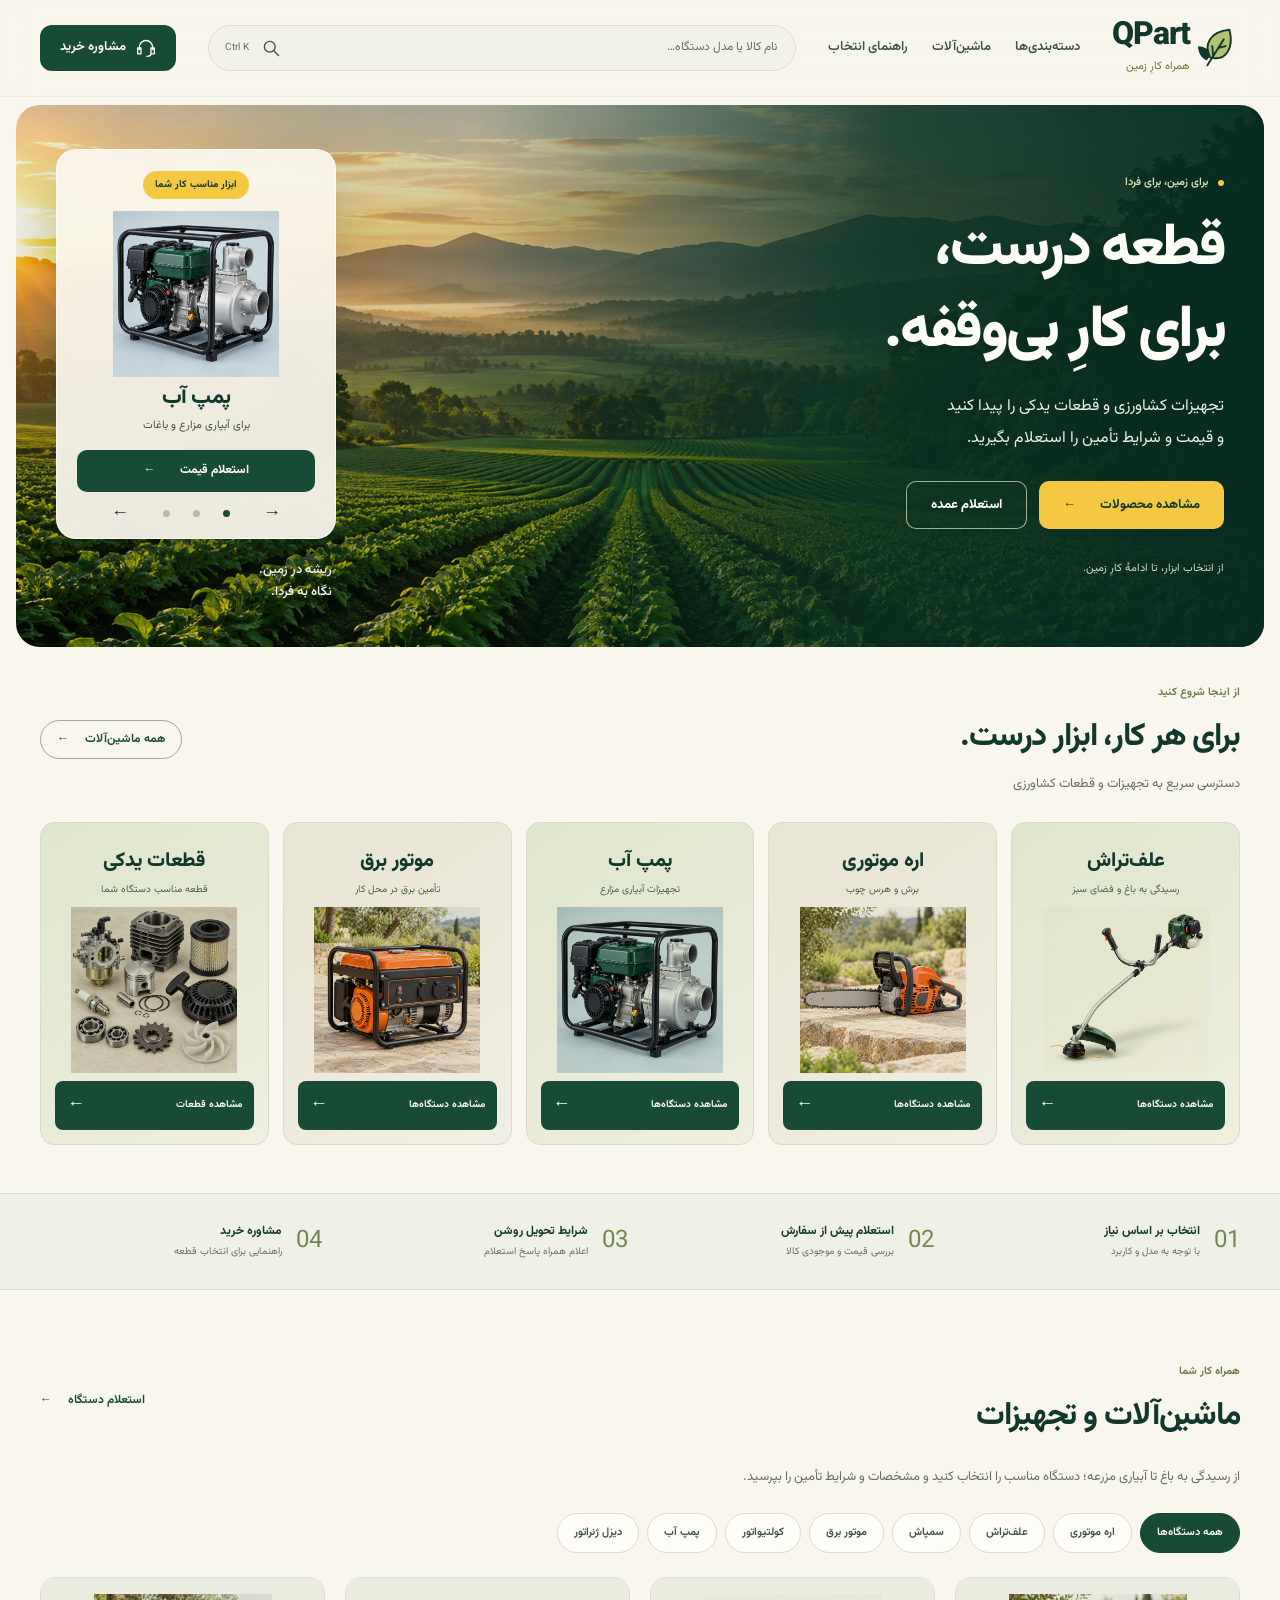
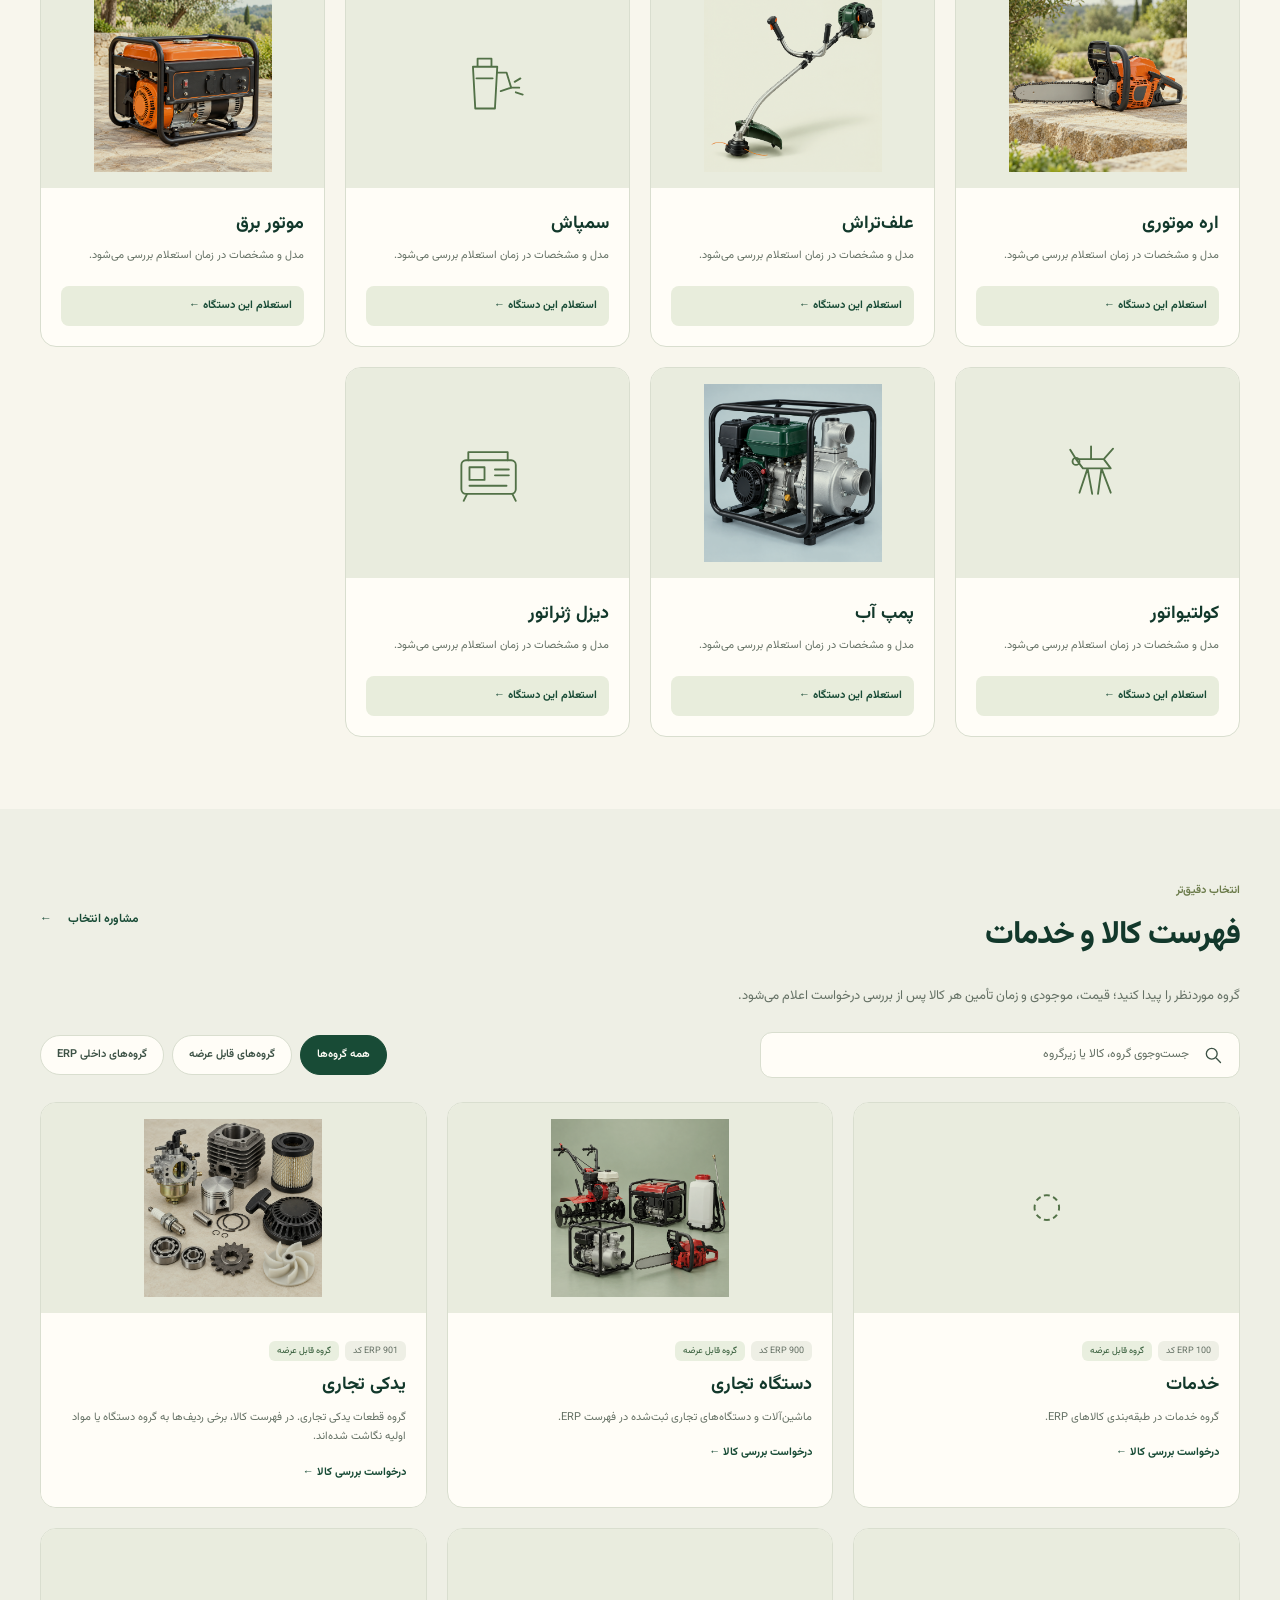
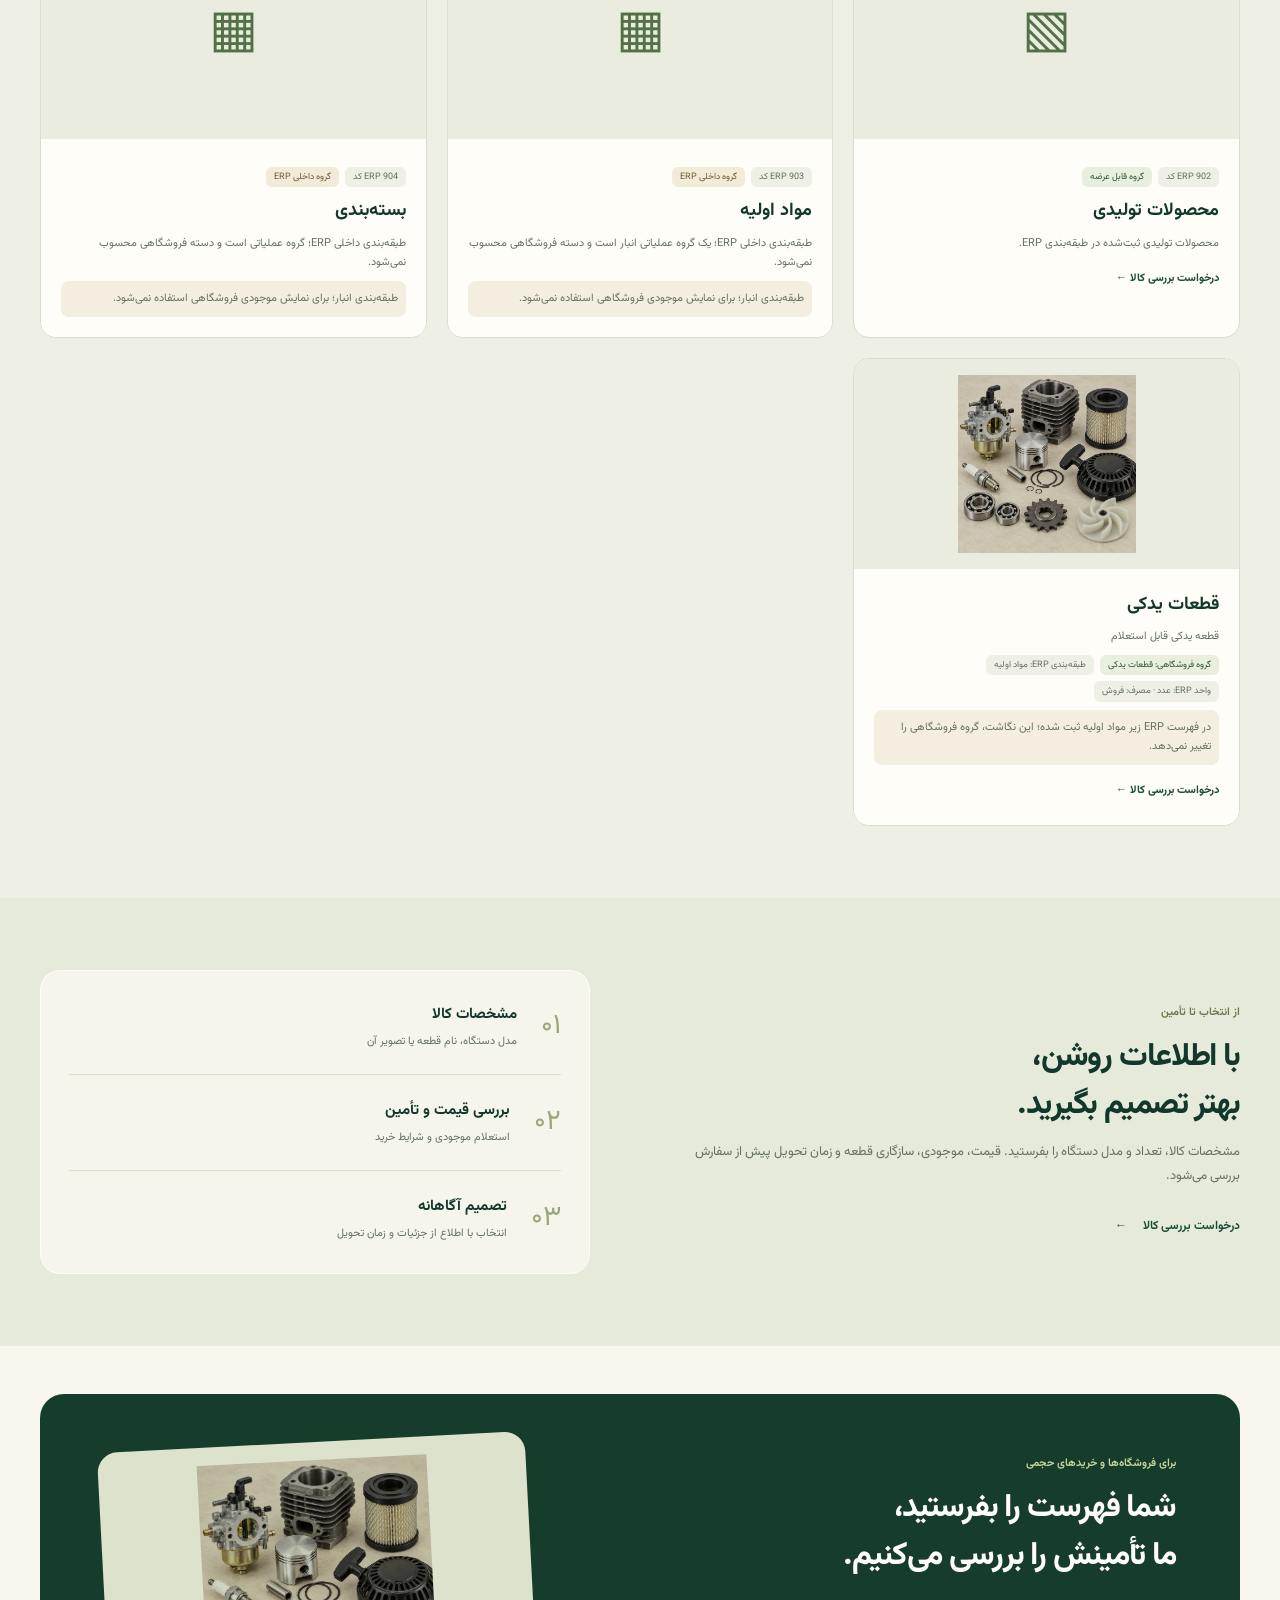
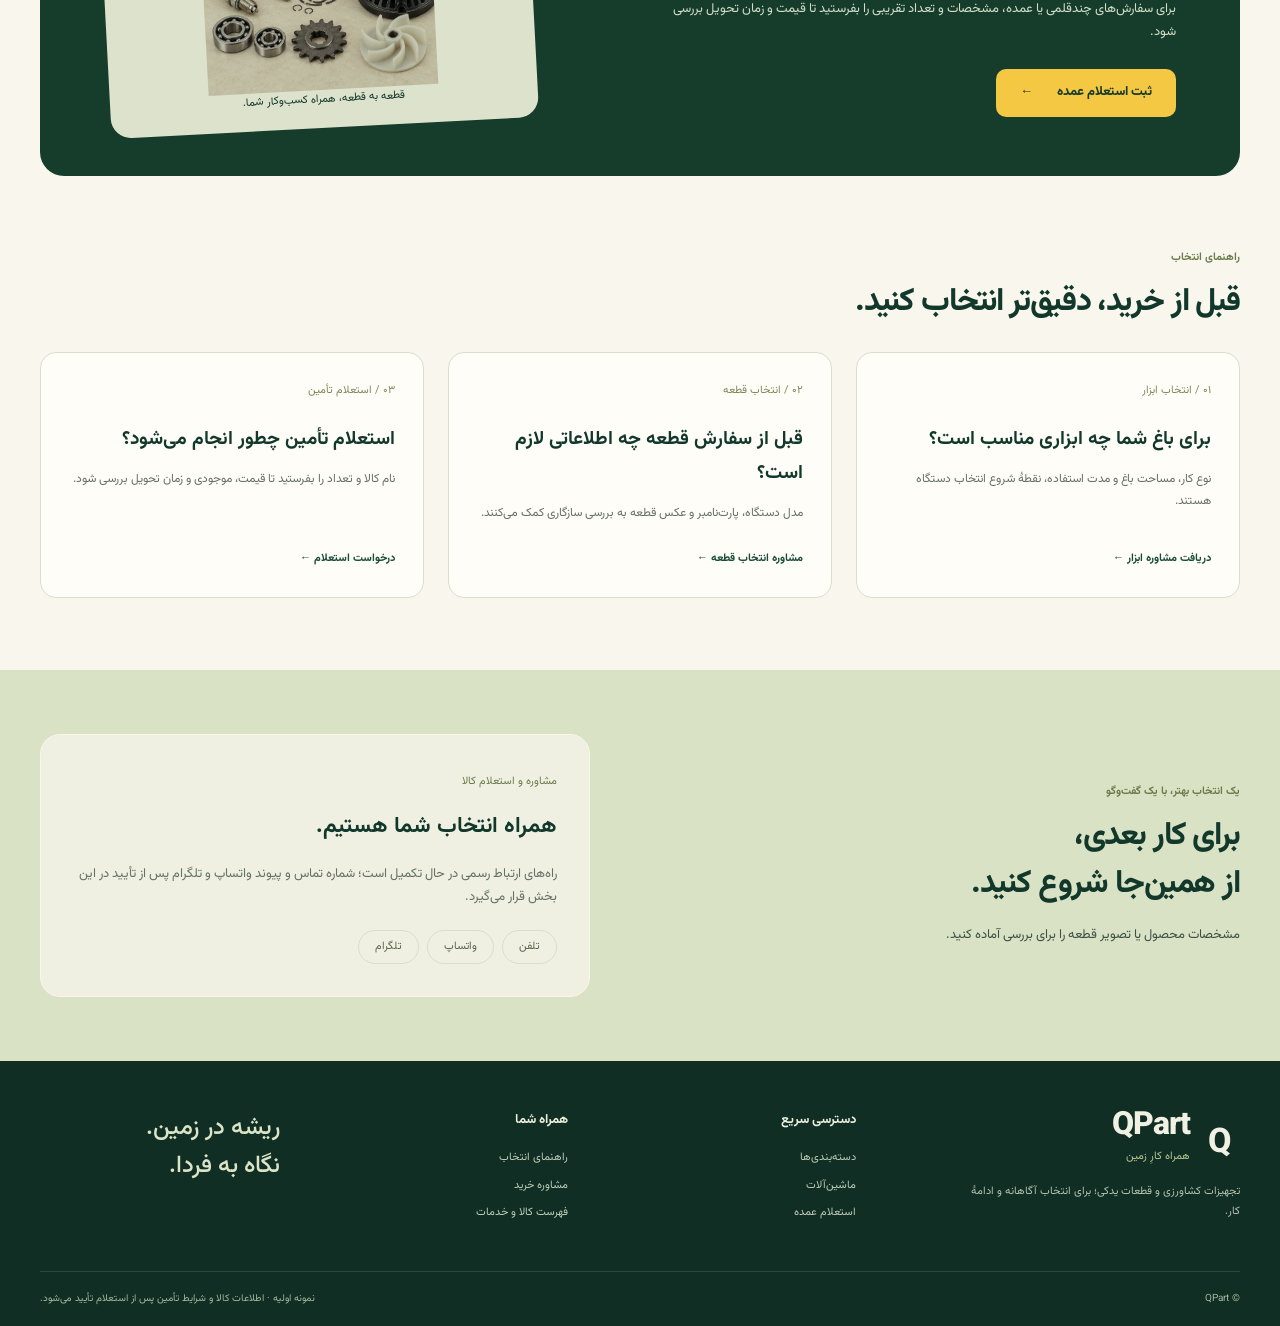
<file: index.html>
<!doctype html>
<html lang="fa" dir="rtl">
  <head>
    <meta charset="utf-8">
    <meta http-equiv="refresh" content="0; url=Website%20Design/prototype/index.html">
    <meta name="viewport" content="width=device-width, initial-scale=1">
    <title>QPart</title>
  </head>
  <body>
    <p>در حال انتقال به صفحه اصلی QPart…</p>
    <p><a href="Website%20Design/prototype/index.html">ورود به سایت</a></p>
    <script>window.location.replace('Website%20Design/prototype/index.html');</script>
  </body>
</html>
</file>
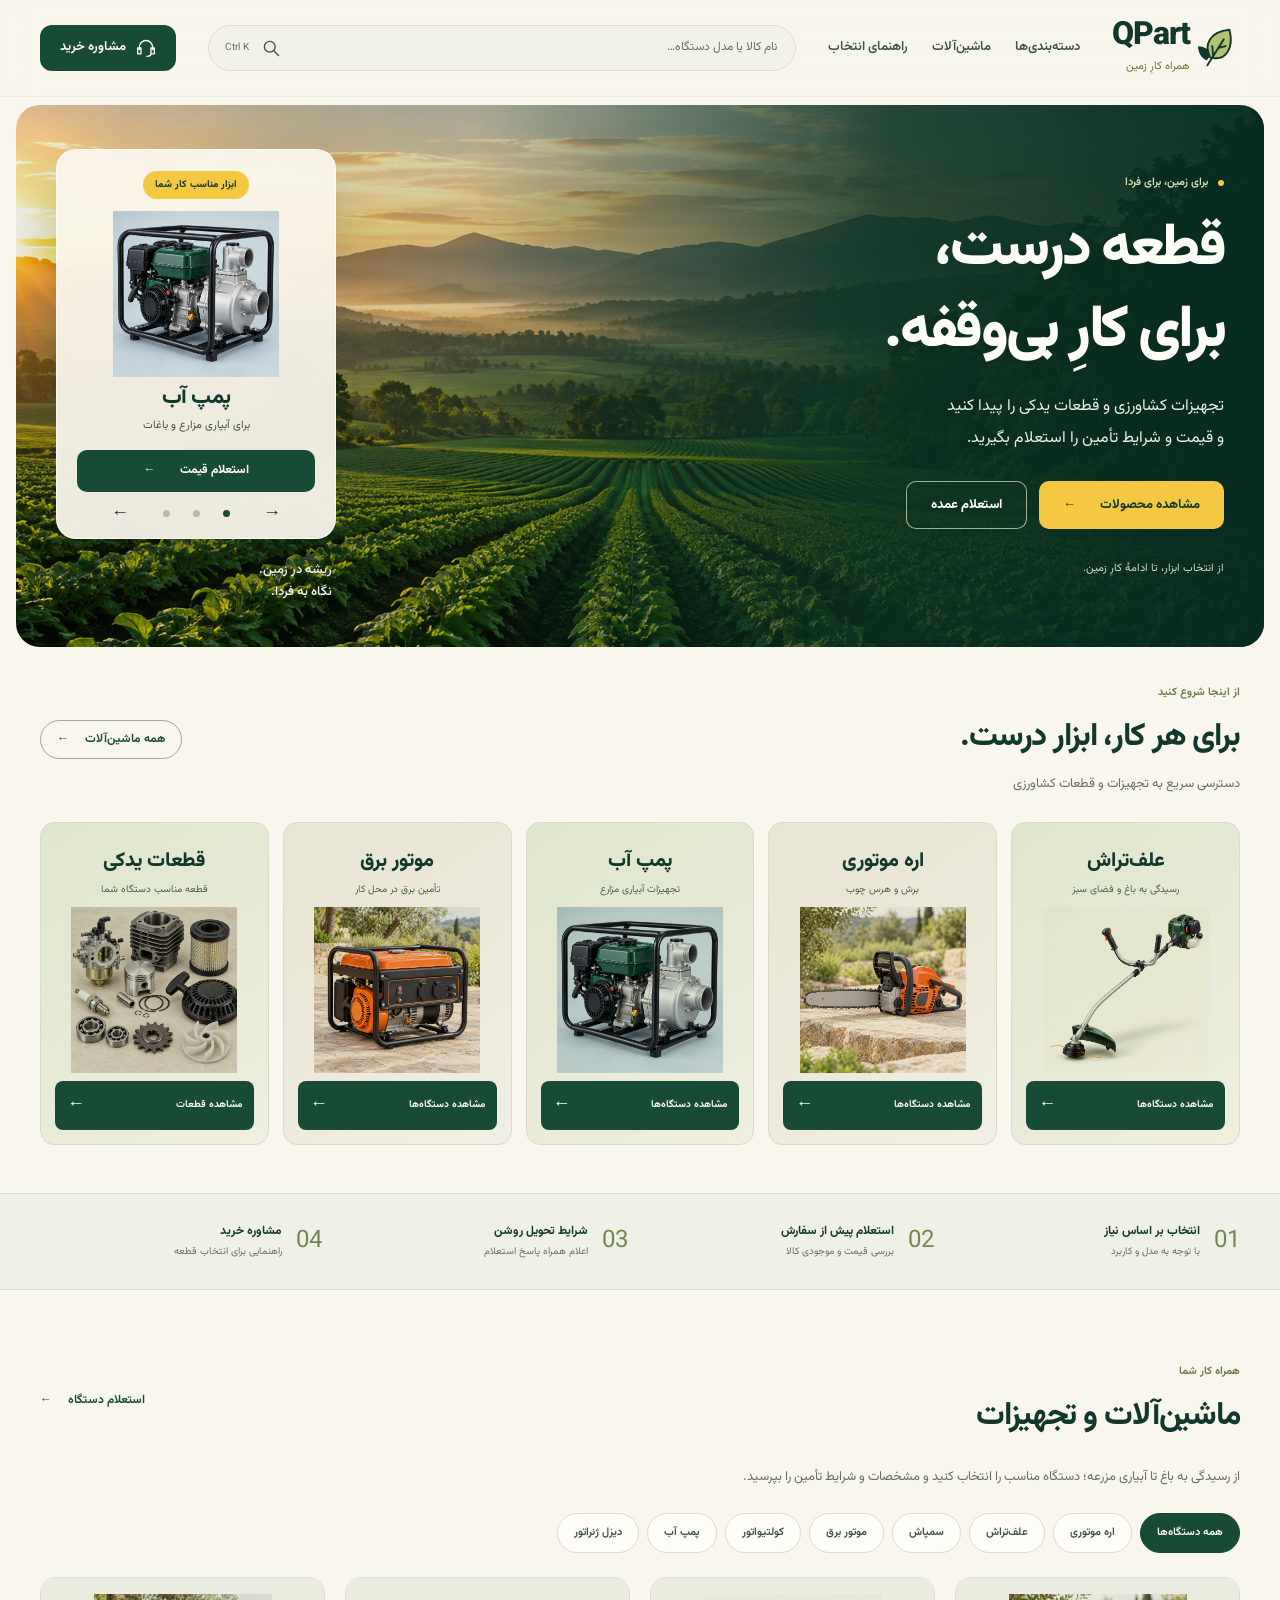
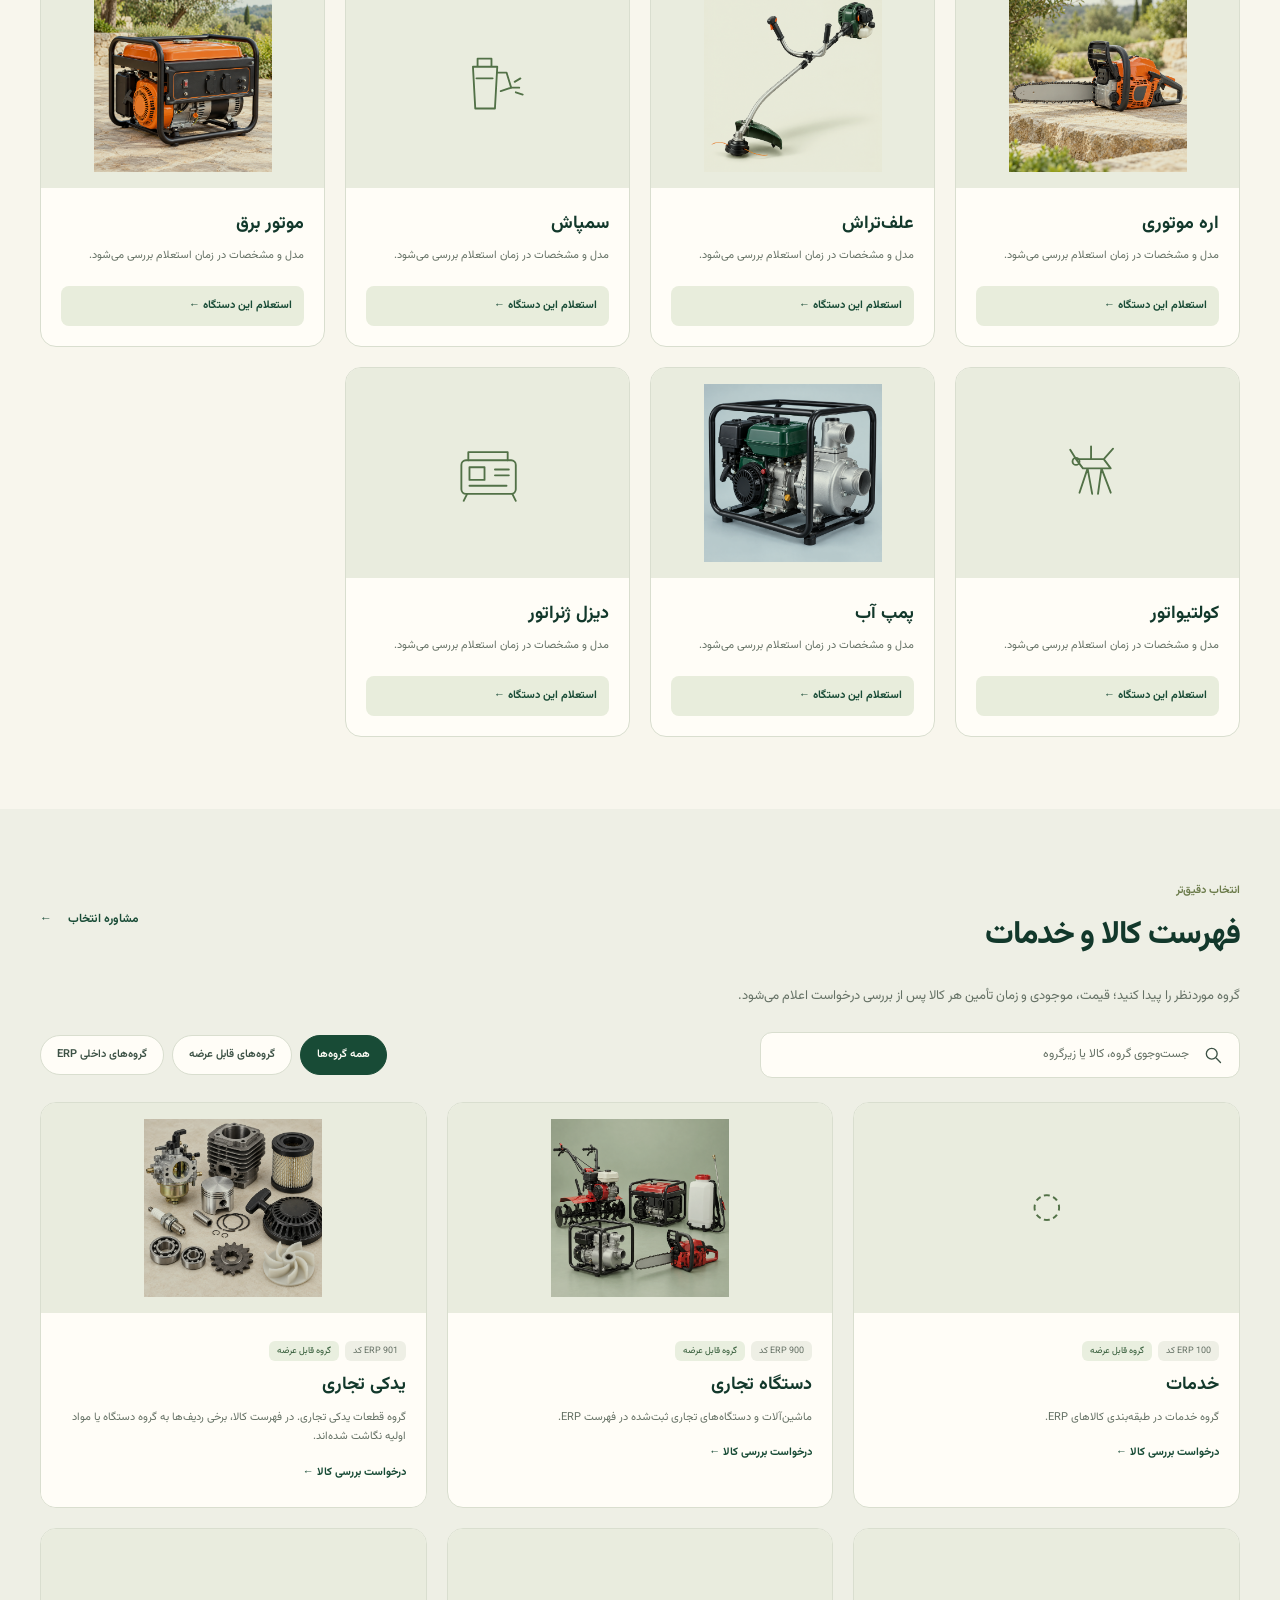
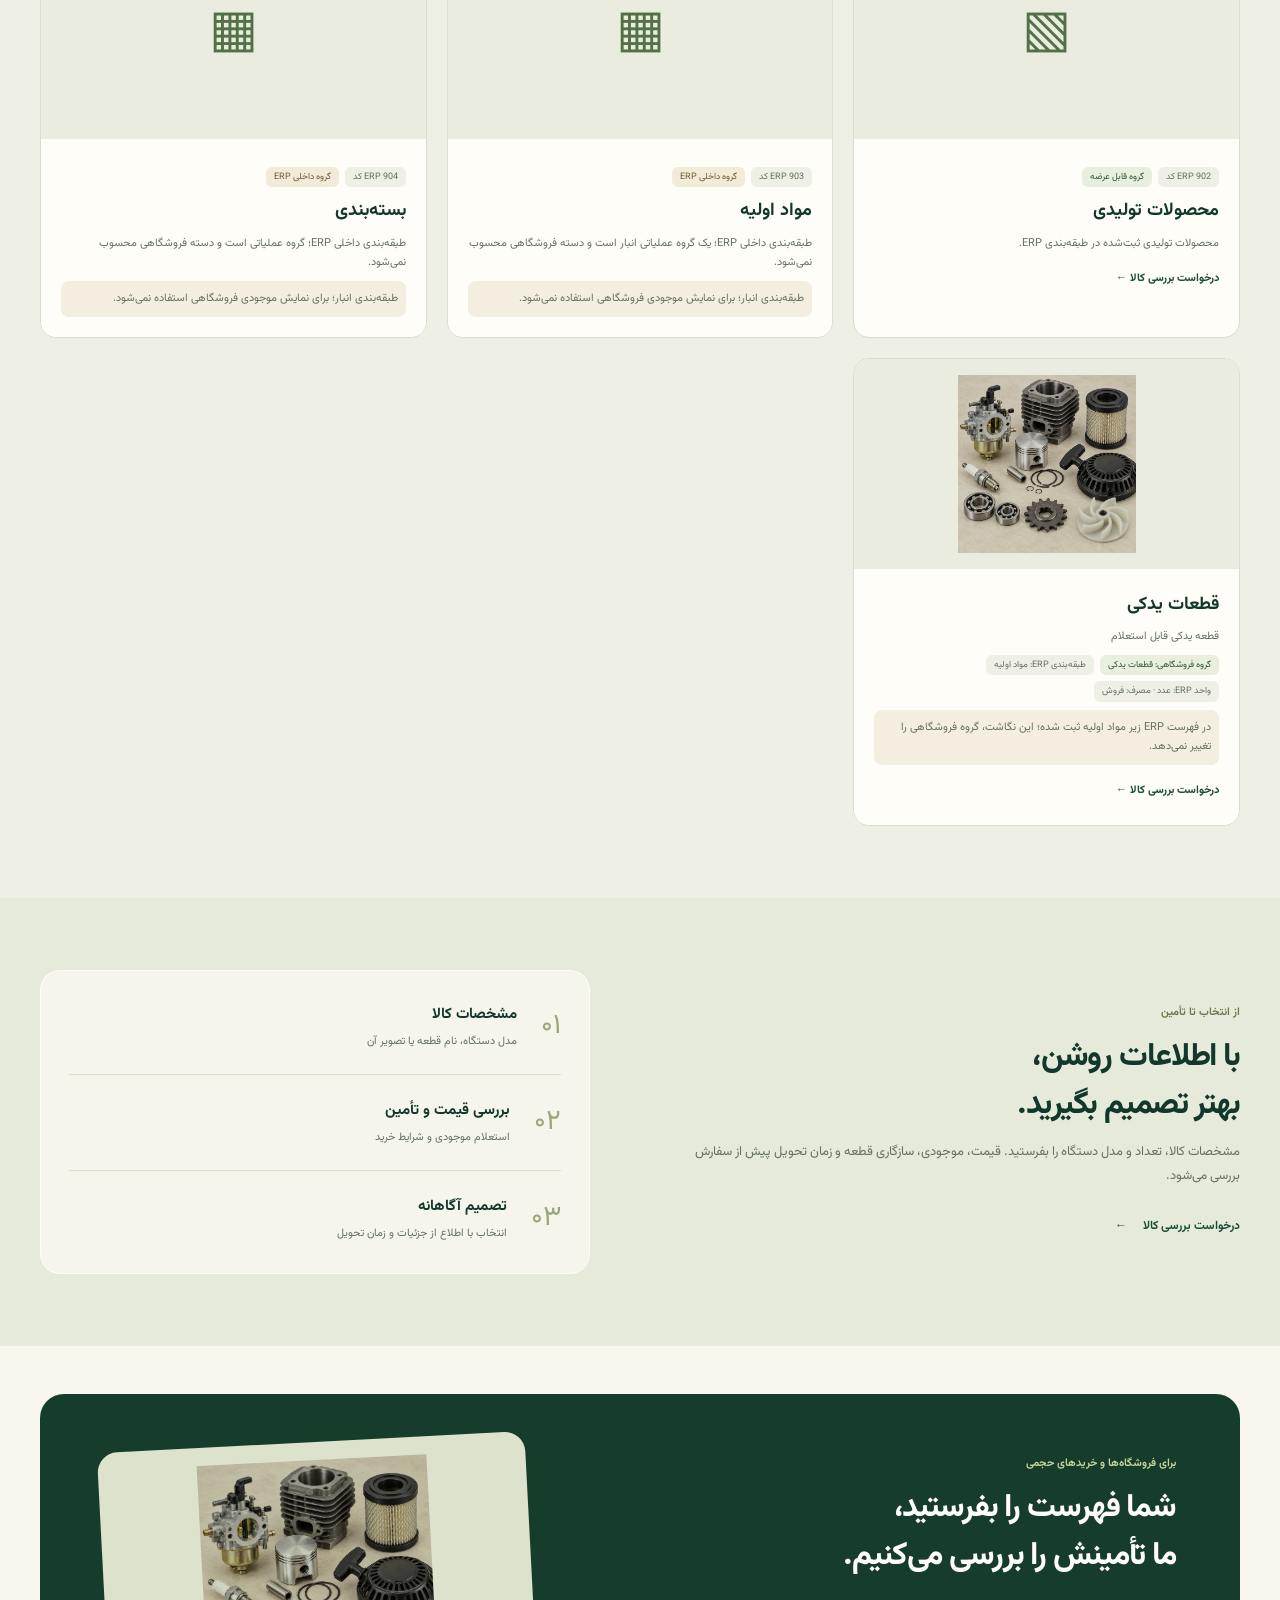
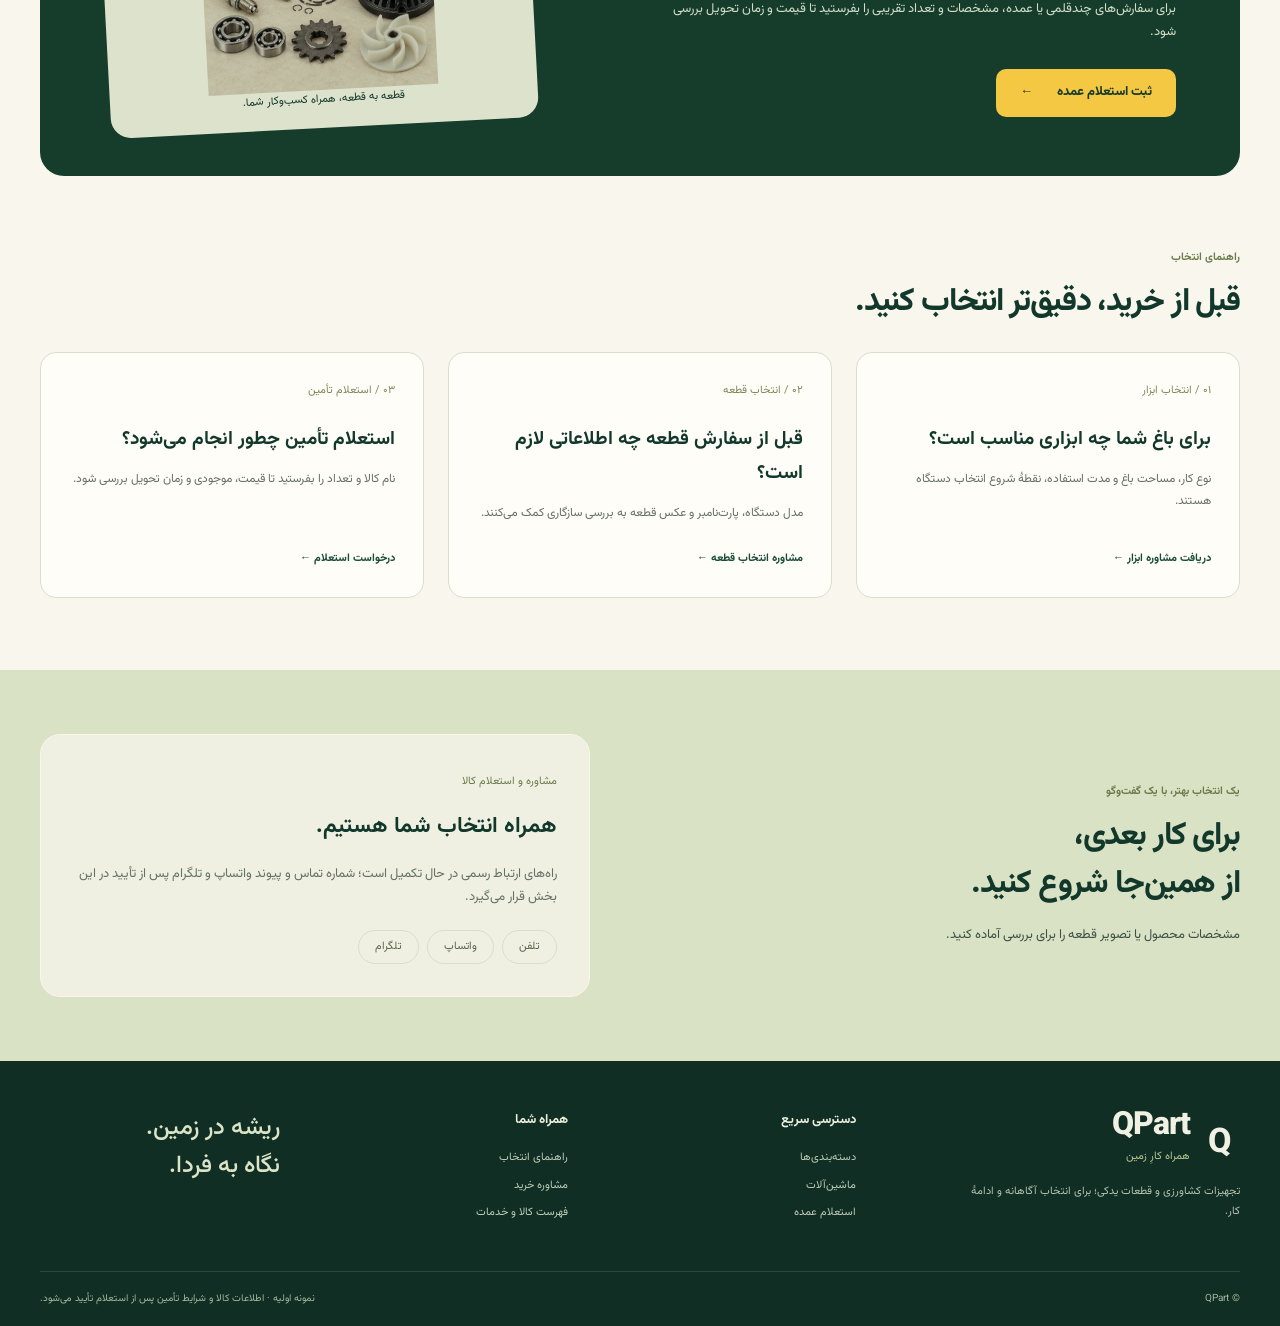
<file: Website Design/prototype/index.html>
<!doctype html>
<html lang="fa" dir="rtl">
<head>
  <meta charset="utf-8" />
  <meta name="viewport" content="width=device-width, initial-scale=1" />
  <title>QPart | تجهیزات و قطعات کشاورزی</title>
  <meta name="description" content="تجهیزات کشاورزی و قطعات یدکی را در QPart پیدا کنید و قیمت و شرایط تأمین را استعلام بگیرید." />
  <link rel="icon" type="image/svg+xml" href="assets/favicon.svg" />
  <link rel="preload" as="image" href="assets/hero-farmland-v3.png" />
  <link rel="preload" as="font" href="assets/Vazirmatn.woff2" type="font/woff2" crossorigin />
  <link rel="stylesheet" href="styles.css" />
</head>
<body>
  <a class="skip-link" href="#categories">رفتن به محصولات</a>
  <header class="site-header">
    <div class="container header-inner">
      <a class="brand" href="#top" aria-label="QPart صفحه اصلی">
        <span class="brand-mark" aria-hidden="true"><svg viewBox="0 0 48 48" fill="none"><path d="M37 5C16 7 10 21 17 34c16 4 25-9 20-29Z" fill="#b3c26e" stroke="currentColor" stroke-width="2"/><path d="M14 42 31 15M20 32l-1-10m6 2 8-2" stroke="currentColor" stroke-width="2" stroke-linecap="round"/><path d="M13 36C5 32 5 23 5 23c9 1 14 6 8 13Z" fill="currentColor"/></svg></span>
        <span><strong dir="ltr">QPart</strong><small>همراه کارِ زمین</small></span>
      </a>
      <nav class="desktop-nav" aria-label="ناوبری اصلی"><a href="#categories">دسته‌بندی‌ها</a><a href="#machinery-browser">ماشین‌آلات</a><a href="#guides">راهنمای انتخاب</a></nav>
      <label class="search-box"><span class="sr-only">جست‌وجوی محصول</span><input id="site-search" type="search" placeholder="نام کالا یا مدل دستگاه…" aria-label="جست‌وجو در فهرست کالاها" /><svg class="search-icon" viewBox="0 0 24 24" aria-hidden="true"><circle cx="10.5" cy="10.5" r="6.5"/><path d="m16 16 5 5"/></svg><kbd>Ctrl K</kbd></label>
      <a class="nav-contact" href="#contact"><svg viewBox="0 0 24 24" aria-hidden="true"><path d="M4 14v-3a8 8 0 0 1 16 0v3M4 12H2v7h4v-7H4Zm16 0h2v7h-4v-7h2ZM18 19c0 2-2 3-5 3"/></svg>مشاوره خرید</a>
      <button class="menu-button" type="button" aria-label="بازکردن منو" aria-expanded="false" aria-controls="mobile-nav"><svg viewBox="0 0 24 24" aria-hidden="true"><path d="M4 6h16M4 12h16M4 18h16"/></svg></button>
    </div>
    <nav class="mobile-nav" id="mobile-nav" aria-label="ناوبری موبایل" hidden><a href="#categories">دسته‌بندی‌ها</a><a href="#machinery-browser">ماشین‌آلات</a><a href="#guides">راهنمای انتخاب</a><a href="#contact">مشاوره خرید</a></nav>
  </header>
  <main id="top">
    <section class="hero" aria-labelledby="hero-title">
      <div class="container hero-grid">
        <div class="hero-copy">
          <p class="eyebrow"><span class="eyebrow-dot"></span> برای زمین، برای فردا</p>
          <h1 id="hero-title">قطعه درست،<br />برای کارِ <em>بی‌وقفه.</em></h1>
          <p class="hero-text">تجهیزات کشاورزی و قطعات یدکی را پیدا کنید<br class="desktop-break" /> و قیمت و شرایط تأمین را استعلام بگیرید.</p>
          <div class="hero-actions"><a class="button button-primary" href="#categories">مشاهده محصولات <span aria-hidden="true">←</span></a><a class="button button-secondary" href="#bulk">استعلام عمده</a></div>
          <p class="hero-signature">از انتخاب ابزار، تا ادامهٔ کارِ زمین.</p>
        </div>
        <div class="hero-visual">
          <article class="hero-product" aria-label="معرفی گروه‌های تجهیزات">
            <span class="hero-product-label">ابزار مناسب کار شما</span>
            <img id="hero-product-image" src="assets/product-water-pump.png" width="1254" height="1254" alt="تصویر نمونه پمپ آب" fetchpriority="high" />
            <div class="hero-product-info" aria-live="polite" aria-atomic="true"><h2 id="hero-product-name">پمپ آب</h2><p id="hero-product-description">برای آبیاری مزارع و باغات</p></div>
            <a class="button button-green" href="#contact">استعلام قیمت <span aria-hidden="true">←</span></a>
            <div class="hero-product-controls"><button type="button" data-hero-step="-1" aria-label="گروه قبلی">→</button><div class="hero-product-dots" role="group" aria-label="انتخاب گروه تجهیزات"><button type="button" data-hero-index="0" aria-label="پمپ آب" aria-pressed="true"></button><button type="button" data-hero-index="1" aria-label="اره موتوری" aria-pressed="false"></button><button type="button" data-hero-index="2" aria-label="علف‌تراش" aria-pressed="false"></button></div><button type="button" data-hero-step="1" aria-label="گروه بعدی">←</button></div>
          </article>
          <p class="landscape-caption">ریشه در زمین.<br />نگاه به فردا.</p>
        </div>
      </div>
    </section>
    <section class="section category-section" id="categories" aria-labelledby="categories-title">
      <div class="container">
        <div class="section-heading"><div><p class="eyebrow">از اینجا شروع کنید</p><h2 id="categories-title">برای هر کار، ابزار درست.</h2><p class="section-text">دسترسی سریع به تجهیزات و قطعات کشاورزی</p></div><a class="text-link link-outline" href="#machinery-browser">همه ماشین‌آلات <span aria-hidden="true">←</span></a></div>
        <div class="category-grid">
          <a class="category-card" href="#machinery-browser" data-machine-shortcut="brush-cutter"><div class="category-copy"><h3>علف‌تراش</h3><p>رسیدگی به باغ و فضای سبز</p></div><img src="assets/product-brush-cutter.png" alt="تصویر نمونه علف‌تراش" loading="lazy" width="1254" height="1254" /><span class="category-action">مشاهده دستگاه‌ها <span aria-hidden="true">←</span></span></a>
          <a class="category-card" href="#machinery-browser" data-machine-shortcut="chainsaw"><div class="category-copy"><h3>اره موتوری</h3><p>برش و هرس چوب</p></div><img src="assets/product-chainsaw-v3.png" alt="تصویر نمونه اره موتوری" loading="lazy" width="1254" height="1254" /><span class="category-action">مشاهده دستگاه‌ها <span aria-hidden="true">←</span></span></a>
          <a class="category-card" href="#machinery-browser" data-machine-shortcut="water-pump"><div class="category-copy"><h3>پمپ آب</h3><p>تجهیزات آبیاری مزارع</p></div><img src="assets/product-water-pump.png" alt="تصویر نمونه پمپ آب" loading="lazy" width="1254" height="1254" /><span class="category-action">مشاهده دستگاه‌ها <span aria-hidden="true">←</span></span></a>
          <a class="category-card" href="#machinery-browser" data-machine-shortcut="generator"><div class="category-copy"><h3>موتور برق</h3><p>تأمین برق در محل کار</p></div><img src="assets/product-generator-v3.png" alt="تصویر نمونه موتور برق" loading="lazy" width="1254" height="1254" /><span class="category-action">مشاهده دستگاه‌ها <span aria-hidden="true">←</span></span></a>
          <a class="category-card" href="#catalog" data-spares-shortcut><div class="category-copy"><h3>قطعات یدکی</h3><p>قطعه مناسب دستگاه شما</p></div><img src="assets/category-spares.png" alt="تصویر نمونه قطعات یدکی" loading="lazy" width="1254" height="1254" /><span class="category-action">مشاهده قطعات <span aria-hidden="true">←</span></span></a>
        </div>
      </div>
    </section>
    <section class="trust-strip" aria-label="خدمات QPart"><div class="container trust-grid">
      <div class="trust-item"><span class="trust-icon" aria-hidden="true">01</span><span><b>انتخاب بر اساس نیاز</b><small>با توجه به مدل و کاربرد</small></span></div>
      <div class="trust-item"><span class="trust-icon" aria-hidden="true">02</span><span><b>استعلام پیش از سفارش</b><small>بررسی قیمت و موجودی کالا</small></span></div>
      <div class="trust-item"><span class="trust-icon" aria-hidden="true">03</span><span><b>شرایط تحویل روشن</b><small>اعلام همراه پاسخ استعلام</small></span></div>
      <div class="trust-item"><span class="trust-icon" aria-hidden="true">04</span><span><b>مشاوره خرید</b><small>راهنمایی برای انتخاب قطعه</small></span></div>
    </div></section>
    <section class="section" id="machinery-browser"><div class="container">
      <div class="section-heading"><div><p class="eyebrow">همراه کار شما</p><h2>ماشین‌آلات و تجهیزات</h2></div><a class="text-link" href="#contact">استعلام دستگاه <span aria-hidden="true">←</span></a></div>
      <p class="section-text">از رسیدگی به باغ تا آبیاری مزرعه؛ دستگاه مناسب را انتخاب کنید و مشخصات و شرایط تأمین را بپرسید.</p>
      <div class="machinery-browser"><div class="machinery-filters" role="group" aria-label="فیلتر ماشین‌آلات" id="machinery-filters"></div><div class="machinery-grid" id="machinery-grid" aria-live="polite"></div><p class="machinery-empty" id="machinery-empty" hidden>موردی با این جست‌وجو پیدا نشد.</p></div>
    </div></section>
    <section class="section section-muted" id="catalog"><div class="container">
      <div class="section-heading"><div><p class="eyebrow">انتخاب دقیق‌تر</p><h2>فهرست کالا و خدمات</h2></div><a class="text-link" href="#contact">مشاوره انتخاب <span aria-hidden="true">←</span></a></div>
      <p class="section-text">گروه موردنظر را پیدا کنید؛ قیمت، موجودی و زمان تأمین هر کالا پس از بررسی درخواست اعلام می‌شود.</p>
      <div class="catalog-controls"><label class="catalog-search"><span class="sr-only">جست‌وجو در دسته‌بندی‌ها</span><svg viewBox="0 0 24 24" aria-hidden="true"><circle cx="10.5" cy="10.5" r="6.5"/><path d="m16 16 5 5"/></svg><input id="catalog-search" type="search" placeholder="جست‌وجوی گروه، کالا یا زیرگروه" /></label><div class="catalog-tabs" role="group" aria-label="فیلتر نوع گروه"><button class="filter-chip is-active" type="button" data-catalog-filter="all" aria-pressed="true">همه گروه‌ها</button><button class="filter-chip" type="button" data-catalog-filter="customer" aria-pressed="false">گروه‌های قابل عرضه</button><button class="filter-chip" type="button" data-catalog-filter="internal" aria-pressed="false">گروه‌های داخلی ERP</button></div></div>
      <div class="erp-catalog" id="erp-catalog" aria-live="polite"></div><p class="catalog-empty" id="catalog-empty" hidden>موردی با این جست‌وجو پیدا نشد.</p>
    </div></section>
    <section class="section supply-section"><div class="container supply-grid">
      <div><p class="eyebrow">از انتخاب تا تأمین</p><h2>با اطلاعات روشن،<br />بهتر تصمیم بگیرید.</h2><p class="section-text">مشخصات کالا، تعداد و مدل دستگاه را بفرستید. قیمت، موجودی، سازگاری قطعه و زمان تحویل پیش از سفارش بررسی می‌شود.</p><a class="text-link" href="#contact">درخواست بررسی کالا <span aria-hidden="true">←</span></a></div>
      <div class="status-panel"><div class="status-row"><span>۰۱</span><div><h3>مشخصات کالا</h3><p>مدل دستگاه، نام قطعه یا تصویر آن</p></div></div><div class="status-row"><span>۰۲</span><div><h3>بررسی قیمت و تأمین</h3><p>استعلام موجودی و شرایط خرید</p></div></div><div class="status-row"><span>۰۳</span><div><h3>تصمیم آگاهانه</h3><p>انتخاب با اطلاع از جزئیات و زمان تحویل</p></div></div></div>
    </div></section>
    <section class="section bulk-section" id="bulk"><div class="container bulk-card">
      <div class="bulk-copy"><p class="eyebrow">برای فروشگاه‌ها و خریدهای حجمی</p><h2>شما فهرست را بفرستید،<br />ما تأمینش را بررسی می‌کنیم.</h2><p>برای سفارش‌های چندقلمی یا عمده، مشخصات و تعداد تقریبی را بفرستید تا قیمت و زمان تحویل بررسی شود.</p><a class="button button-primary" href="#contact">ثبت استعلام عمده <span aria-hidden="true">←</span></a></div>
      <div class="bulk-visual"><img src="assets/category-spares.png" alt="تصویر نمونه مجموعه قطعات یدکی" loading="lazy" width="1254" height="1254" /><span>قطعه به قطعه، همراه کسب‌وکار شما.</span></div>
    </div></section>
    <section class="section" id="guides"><div class="container">
      <div class="section-heading"><div><p class="eyebrow">راهنمای انتخاب</p><h2>قبل از خرید، دقیق‌تر انتخاب کنید.</h2></div></div>
      <div class="guide-grid"><article class="guide-card"><span class="guide-number">۰۱ / انتخاب ابزار</span><h3>برای باغ شما چه ابزاری مناسب است؟</h3><p>نوع کار، مساحت باغ و مدت استفاده، نقطهٔ شروع انتخاب دستگاه هستند.</p><a class="guide-link" href="#contact">دریافت مشاوره ابزار ←</a></article><article class="guide-card"><span class="guide-number">۰۲ / انتخاب قطعه</span><h3>قبل از سفارش قطعه چه اطلاعاتی لازم است؟</h3><p>مدل دستگاه، پارت‌نامبر و عکس قطعه به بررسی سازگاری کمک می‌کنند.</p><a class="guide-link" href="#contact">مشاوره انتخاب قطعه ←</a></article><article class="guide-card"><span class="guide-number">۰۳ / استعلام تأمین</span><h3>استعلام تأمین چطور انجام می‌شود؟</h3><p>نام کالا و تعداد را بفرستید تا قیمت، موجودی و زمان تحویل بررسی شود.</p><a class="guide-link" href="#contact">درخواست استعلام ←</a></article></div>
    </div></section>
    <section class="contact-section" id="contact"><div class="container contact-inner"><div><p class="eyebrow">یک انتخاب بهتر، با یک گفت‌وگو</p><h2>برای کار بعدی،<br />از همین‌جا شروع کنید.</h2><p>مشخصات محصول یا تصویر قطعه را برای بررسی آماده کنید.</p></div><div class="contact-panel"><span class="contact-label">مشاوره و استعلام کالا</span><h3>همراه انتخاب شما هستیم.</h3><p>راه‌های ارتباط رسمی در حال تکمیل است؛ شماره تماس و پیوند واتساپ و تلگرام پس از تأیید در این بخش قرار می‌گیرد.</p><div class="contact-channels"><span>تلفن</span><span>واتساپ</span><span>تلگرام</span></div></div></div></section>
  </main>
  <footer class="site-footer"><div class="container footer-grid"><div><a class="brand brand-footer" href="#top"><span class="brand-mark" aria-hidden="true">Q</span><span><strong dir="ltr">QPart</strong><small>همراه کارِ زمین</small></span></a><p>تجهیزات کشاورزی و قطعات یدکی؛ برای انتخاب آگاهانه و ادامهٔ کار.</p></div><div><h3>دسترسی سریع</h3><a href="#categories">دسته‌بندی‌ها</a><a href="#machinery-browser">ماشین‌آلات</a><a href="#bulk">استعلام عمده</a></div><div><h3>همراه شما</h3><a href="#guides">راهنمای انتخاب</a><a href="#contact">مشاوره خرید</a><a href="#catalog">فهرست کالا و خدمات</a></div><div class="footer-note"><span>ریشه در زمین.<br />نگاه به فردا.</span></div></div><div class="container footer-bottom"><span>© QPart</span><span>نمونه اولیه · اطلاعات کالا و شرایط تأمین پس از استعلام تأیید می‌شود.</span></div></footer>
  <script src="catalog-data.js"></script>
  <script src="catalog.js"></script>
</body>
</html>
</file>
<file: Website Design/prototype/styles.css>
@font-face { font-family: Vazirmatn; src: url("assets/Vazirmatn.woff2") format("woff2"); font-weight: 100 900; font-display: swap; }
:root {
  --ink: #12382b; --text: #3c5145; --muted: #657165; --primary: #184b36; --primary-dark: #103c29;
  --primary-soft: #e8eddc; --surface: #eeefe5; --white: #fffdf7; --cream: #f8f6ed; --yellow: #f5c844;
  --border: #d9decf; --radius-sm: 8px; --radius-md: 16px; --radius-lg: 24px;
  --shadow-sm: 0 4px 16px #173c2810; --shadow-lg: 0 24px 56px #092b2529; --container: 1360px;
}
* { box-sizing: border-box; }
html { scroll-behavior: smooth; scroll-padding-top: 112px; }
body { margin: 0; color: var(--text); background: var(--cream); font-family: Vazirmatn, Tahoma, sans-serif; line-height: 1.8; }
h1,h2,h3,p { margin-top: 0; }
h1,h2,h3 { color: var(--ink); }
a { color: inherit; text-decoration: none; }
button,input { font: inherit; }
button { cursor: pointer; }
img { display: block; max-width: 100%; }
svg { width: 24px; height: 24px; fill: none; stroke: currentColor; stroke-width: 1.6; stroke-linecap: round; stroke-linejoin: round; }
.container { width: min(var(--container), calc(100% - 80px)); margin-inline: auto; }
.sr-only { position: absolute; width: 1px; height: 1px; padding: 0; margin: -1px; overflow: hidden; clip: rect(0,0,0,0); white-space: nowrap; border: 0; }
.skip-link { position: fixed; top: -80px; right: 20px; z-index: 50; padding: 12px 24px; background: var(--yellow); color: var(--ink); border-radius: 8px; }
.skip-link:focus { top: 12px; }
:where(a,button,input,summary):focus-visible { outline: 3px solid #bc8d14; outline-offset: 4px; }
[hidden] { display: none !important; }
.site-header { position: sticky; top: 0; z-index: 20; background: #f8f6edf2; backdrop-filter: blur(16px); border-bottom: 1px solid #d9decf80; }
.header-inner { min-height: 96px; display: flex; align-items: center; gap: 32px; }
.brand { flex-shrink: 0; display: inline-flex; align-items: center; gap: 8px; }
.brand-mark { display: grid; place-items: center; width: 42px; height: 48px; color: var(--ink); font-size: 34px; font-weight: 800; }
.brand-mark svg { width: 46px; height: 46px; }
.brand strong { display: block; color: var(--ink); font-size: 32px; line-height: 1.1; font-weight: 850; letter-spacing: -.04em; }
.brand small { display: block; margin-top: 3px; color: #657738; font-size: 11px; }
.desktop-nav { display: flex; align-items: center; gap: 24px; font-size: 13px; font-weight: 600; white-space: nowrap; }
.desktop-nav a:hover { color: #779041; }
.search-box { min-width: 180px; flex: 1; height: 46px; display: flex; align-items: center; gap: 12px; padding: 0 16px; border: 1px solid var(--border); border-radius: 999px; background: #edede580; }
.search-box input { flex: 1; min-width: 0; width: 100%; border: 0; outline: 0; color: var(--ink); background: transparent; font-size: 12px; }
input::placeholder { color: var(--muted); }
.search-icon { flex-shrink: 0; width: 20px; height: 20px; }
kbd { font-family: inherit; direction: ltr; font-size: 10px; white-space: nowrap; color: var(--muted); }
.search-box:focus-within,.catalog-search:focus-within { outline: 2px solid #7d915f; outline-offset: 2px; }
.nav-contact { flex-shrink: 0; min-height: 46px; display: flex; align-items: center; gap: 10px; padding: 0 20px; border-radius: 12px; background: var(--primary); color: var(--white); font-size: 13px; font-weight: 650; }
.nav-contact:hover { background: var(--primary-dark); }
.nav-contact svg { width: 20px; height: 20px; }
.menu-button { display: none; border: 1px solid var(--border); border-radius: 10px; padding: 10px; background: transparent; color: var(--ink); }
.mobile-nav { display: none; }
.hero { position: relative; isolation: isolate; margin: 8px 16px 0; overflow: hidden; border-radius: 24px; background: #153d29 url("assets/hero-farmland-v3.png") center/cover no-repeat; }
.hero::before { content: ""; position: absolute; inset: 0; z-index: -1; background: linear-gradient(270deg,#062c21f5 0%,#0a3221d9 30%,#0d38232e 63%,#122e2110 100%); }
.hero-grid { min-height: 534px; display: grid; grid-template-columns: 1.2fr .8fr; align-items: center; gap: 48px; padding-block: 44px; }
.hero-copy { max-width: 610px; }
.eyebrow { display: flex; align-items: center; gap: 10px; margin-bottom: 10px; color: #6a7a49; font-size: 11px; font-weight: 650; }
.hero .eyebrow { color: #d5dfb9; margin-bottom: 16px; }
.eyebrow-dot { width: 6px; height: 6px; border-radius: 50%; background: var(--yellow); }
h1 { color: var(--white); font-size: clamp(42px,4.6vw,68px); font-weight: 850; line-height: 1.4; letter-spacing: -.045em; margin-bottom: 18px; }
h1 em { font-style: normal; }
.hero-text { color: #edf1e5; font-size: 16px; line-height: 2; margin-bottom: 26px; }
.hero-actions { display: flex; gap: 12px; flex-wrap: wrap; }
.button { min-height: 48px; display: inline-flex; align-items: center; justify-content: center; gap: 24px; padding: 10px 24px; border-radius: 10px; font-size: 13px; font-weight: 750; transition: transform .2s, background .2s; }
.button:hover { transform: translateY(-2px); }
.button-primary { background: var(--yellow); color: #183a28; }
.button-primary:hover { background: #ffda67; }
.button-secondary { border: 1px solid #f1f2d7a6; color: var(--white); background: #133f2533; }
.button-secondary:hover { background: #ffffff14; }
.button-green { background: var(--primary); color: var(--white); }
.button-green:hover { background: var(--primary-dark); }
.hero-signature { color: #d4dec7; font-size: 11px; margin: 30px 0 0; }
.hero-visual { justify-self: end; width: 280px; }
.hero-product { position: relative; padding: 20px 20px 8px; border: 1px solid #ffffffa8; border-radius: 20px; background: #faf7edee; backdrop-filter: blur(12px); text-align: center; box-shadow: var(--shadow-lg); }
.hero-product-label { display: inline-block; padding: 5px 12px; border-radius: 999px; background: var(--yellow); color: var(--ink); font-size: 10px; font-weight: 700; }
.hero-product > img { width: 100%; height: 166px; margin-block: 12px 4px; object-fit: contain; border-radius: 12px; mix-blend-mode: multiply; }
.hero-product-info h2 { font-size: 22px; margin-bottom: 2px; line-height: 1.5; }
.hero-product-info p { font-size: 11px; margin-bottom: 14px; }
.hero-product .button { width: 100%; min-height: 42px; font-size: 12px; }
.hero-product-controls { display: flex; justify-content: center; align-items: center; gap: 16px; margin-top: 6px; }
.hero-product-controls > button { width: 32px; height: 32px; padding: 0; border: 0; border-radius: 50%; background: transparent; color: var(--ink); font-size: 18px; }
.hero-product-controls > button:hover { background: var(--primary-soft); }
.hero-product-dots { display: flex; gap: 2px; }
.hero-product-dots button { position: relative; width: 28px; height: 28px; padding: 0; border: 0; border-radius: 50%; background: transparent; }
.hero-product-dots button::after { content: ""; position: absolute; width: 7px; height: 7px; inset: 0; margin: auto; border-radius: 50%; background: #b7bba9; }
.hero-product-dots button[aria-pressed="true"]::after { background: var(--primary); }
.landscape-caption { color: var(--white); margin: 20px 4px 0; font-size: 13px; line-height: 1.7; font-weight: 500; text-shadow: 0 2px 8px #0008; }
.section { padding-block: 72px; }
.category-section { padding-block: 36px 48px; }
.section-heading { display: flex; align-items: center; justify-content: space-between; gap: 24px; margin-bottom: 26px; }
h2 { margin-bottom: 0; font-size: clamp(24px,2.5vw,34px); line-height: 1.5; font-weight: 750; letter-spacing: -.035em; }
.section-text { max-width: 620px; margin: 12px 0 24px; color: var(--muted); font-size: 13px; }
.section-heading .section-text { margin-bottom: 0; }
.text-link { display: inline-flex; align-items: center; gap: 16px; color: var(--primary); font-size: 12px; font-weight: 650; }
.text-link:hover { color: #73853e; }
.link-outline { border: 1px solid #9ca990; border-radius: 999px; padding: 8px 16px; white-space: nowrap; }
.category-grid { display: grid; grid-template-columns: repeat(5,minmax(0,1fr)); gap: 14px; }
.category-card { position: relative; display: flex; flex-direction: column; min-width: 0; padding: 20px 14px 14px; overflow: hidden; border: 1px solid #d7dcc9; border-radius: 14px; background: linear-gradient(145deg,#dfe5cb,#eeefdf); transition: transform .2s,box-shadow .2s; }
.category-card:nth-child(even) { background: linear-gradient(145deg,#e7e4d2,#f1eee3); }
.category-card:hover { transform: translateY(-5px); box-shadow: var(--shadow-lg); }
.category-copy { text-align: center; }
.category-copy h3 { font-size: 20px; margin-bottom: 2px; font-weight: 800; }
.category-copy p { font-size: 10px; margin-bottom: 0; color: #4d6049; }
.category-card > img { width: 100%; height: 166px; object-fit: contain; mix-blend-mode: multiply; margin-block: 8px; border-radius: 8px; transition: transform .3s; }
.category-card:hover > img { transform: scale(1.04); }
.category-action { display: flex; align-items: center; justify-content: space-between; margin-top: auto; padding: 8px 12px; border-radius: 8px; color: var(--white); background: var(--primary); font-size: 10px; font-weight: 650; }
.category-action span { font-size: 18px; }
.trust-strip { border-block: 1px solid var(--border); background: #f0f1e6; }
.trust-grid { display: grid; grid-template-columns: repeat(4,minmax(0,1fr)); gap: 24px; padding-block: 26px; }
.trust-item { display: flex; align-items: center; gap: 14px; }
.trust-icon { color: #748751; font-size: 24px; font-weight: 400; direction: ltr; }
.trust-item b,.trust-item small { display: block; }
.trust-item b { font-size: 12px; color: var(--ink); }
.trust-item small { color: var(--muted); font-size: 10px; }
.section-muted { background: var(--surface); }
.machinery-filters,.catalog-tabs { display: flex; flex-wrap: wrap; gap: 8px; margin-bottom: 24px; }
.filter-chip { min-height: 40px; flex-shrink: 0; padding: 8px 16px; border: 1px solid var(--border); border-radius: 999px; color: var(--text); background: var(--white); font-size: 11px; font-weight: 600; }
.filter-chip:hover { border-color: #87956b; }
.filter-chip[aria-pressed="true"] { color: var(--white); background: var(--primary); border-color: var(--primary); }
.machinery-grid { display: grid; grid-template-columns: repeat(4,minmax(0,1fr)); gap: 20px; }
.machinery-card,.erp-card { min-width: 0; display: flex; flex-direction: column; overflow: hidden; border: 1px solid var(--border); border-radius: var(--radius-md); background: var(--white); transition: transform .2s,box-shadow .2s; }
.machinery-card:hover,.erp-card:hover { transform: translateY(-3px); box-shadow: var(--shadow-sm); }
.machinery-card-image,.erp-card-image { position: relative; z-index: 0; isolation: isolate; display: grid; grid-template: minmax(0,1fr) / minmax(0,1fr); place-items: center; flex-shrink: 0; width: 100%; height: 210px; padding: 16px; overflow: hidden; background: #e9ecde; color: #527147; }
.machinery-card-image img,.erp-card-image img { min-width: 0; min-height: 0; width: 100%; height: 100%; object-fit: contain; mix-blend-mode: multiply; }
.machinery-card-image svg { width: 88px; height: 88px; }
.erp-card-image[data-icon]::before { content: attr(data-icon); font-size: 52px; }
.machinery-card-body,.erp-card-body { position: relative; z-index: 1; padding: 20px; background: var(--white); }
.machinery-card h3,.erp-card h3 { margin-bottom: 6px; font-size: 18px; }
.machinery-card p,.erp-card p { color: var(--muted); font-size: 11px; margin-bottom: 0; }
.machinery-card-link { margin: auto 20px 20px; padding: 10px 12px; border-radius: 8px; background: var(--primary-soft); }
.machinery-card-link,.erp-card-link { display: inline-flex; align-items: center; justify-content: space-between; color: var(--primary); font-size: 11px; font-weight: 700; }
.erp-card-link { margin-top: 16px; }
.machinery-card-link:hover,.erp-card-link:hover { color: #6b8037; }
.machinery-empty,.catalog-empty { margin-top: 16px; padding: 32px; border: 1px dashed #a7b18f; border-radius: 16px; text-align: center; color: var(--muted); font-size: 13px; }
.catalog-controls { display: flex; align-items: center; justify-content: space-between; gap: 24px; margin-block: 24px; }
.catalog-search { min-width: 220px; width: 40%; min-height: 46px; display: flex; align-items: center; gap: 12px; padding: 0 16px; border: 1px solid var(--border); border-radius: 12px; background: var(--white); }
.catalog-search svg { flex-shrink: 0; width: 20px; height: 20px; }
.catalog-search input { width: 100%; min-width: 0; border: 0; outline: 0; color: var(--ink); background: transparent; font-size: 12px; }
.catalog-tabs { margin: 0; }
.erp-catalog { display: grid; grid-template-columns: repeat(3,minmax(0,1fr)); gap: 20px; }
.erp-meta { display: flex; flex-wrap: wrap; gap: 6px; margin-block: 8px; }
.erp-meta span { display: inline-block; border-radius: 6px; padding: 2px 8px; background: var(--surface); color: var(--muted); font-size: 9px; }
.erp-code { direction: ltr; }
.erp-meta .scope-customer { color: #315936; background: #e9efdf; }
.erp-meta .scope-internal { color: #715b30; background: #f1ebd7; }
.erp-internal-note { padding: 8px; margin-top: 8px; background: #f3eedf; border-radius: 8px; }
.supply-section { background: #e5eada; }
.supply-grid { display: grid; grid-template-columns: 1fr 1fr; align-items: center; gap: 100px; }
.status-panel { padding: 8px 28px; background: #fcfaf2b8; border: 1px solid #ffffffa1; border-radius: 20px; }
.status-row { display: flex; align-items: center; gap: 24px; padding-block: 22px; border-bottom: 1px solid var(--border); }
.status-row:last-child { border: 0; }
.status-row > span { color: #9ca67c; font-size: 28px; }
.status-row h3 { font-size: 15px; margin-bottom: 4px; }
.status-row p { margin: 0; color: var(--muted); font-size: 11px; }
.bulk-section { padding-block: 48px 0; }
.bulk-card { display: grid; grid-template-columns: 1.15fr .85fr; align-items: center; gap: 64px; padding: 48px 64px; border-radius: 24px; background: #163d2c; color: var(--white); overflow: hidden; }
.bulk-copy h2 { color: var(--white); }
.bulk-copy .eyebrow { color: #c5d69d; }
.bulk-copy > p:not(.eyebrow) { max-width: 510px; font-size: 13px; color: #d3dec8; margin-block: 18px 24px; }
.bulk-visual { position: relative; padding: 18px; border-radius: 20px; background: #dce2cb; transform: rotate(-3deg); }
.bulk-visual img { width: 100%; height: 230px; object-fit: contain; mix-blend-mode: multiply; }
.bulk-visual span { display: block; font-size: 11px; text-align: center; color: var(--ink); }
.guide-grid { display: grid; grid-template-columns: repeat(3,minmax(0,1fr)); gap: 24px; }
.guide-card { display: flex; flex-direction: column; padding: 28px; border: 1px solid var(--border); border-radius: 16px; background: var(--white); }
.guide-number { color: #7b8859; font-size: 11px; }
.guide-card h3 { font-size: 19px; margin: 22px 0 12px; }
.guide-card p { font-size: 12px; color: var(--muted); margin-bottom: 24px; }
.guide-link { margin-top: auto; font-size: 11px; font-weight: 700; color: var(--primary); }
.guide-link:hover { text-decoration: underline; text-underline-offset: 4px; }
.contact-section { padding-block: 64px; background: #dae2c5; }
.contact-inner { display: grid; grid-template-columns: 1fr 1fr; gap: 100px; align-items: center; }
.contact-inner > div > p:not(.eyebrow) { font-size: 13px; margin-block: 16px 0; }
.contact-panel { padding: 32px; border: 1px solid #faf7e7; border-radius: 20px; background: #f5f4eacc; }
.contact-label { color: #6a7a49; font-size: 11px; }
.contact-panel h3 { margin: 12px 0; font-size: 22px; }
.contact-panel p { color: var(--muted); font-size: 12px; }
.contact-channels { display: flex; flex-wrap: wrap; gap: 8px; margin-top: 20px; }
.contact-channels span { padding: 6px 16px; border: 1px solid var(--border); border-radius: 999px; font-size: 11px; color: #586449; }
.site-footer { background: #102e23; color: #bfceba; padding-top: 48px; }
.footer-grid { display: grid; grid-template-columns: 1.4fr 1fr 1fr 1fr; gap: 48px; padding-bottom: 40px; }
.brand-footer strong,.brand-footer .brand-mark { color: #f0f1e2; }
.brand-footer small { color: #b7c693; }
.footer-grid p { max-width: 280px; font-size: 11px; margin: 16px 0 0; color: #b4c2b0; }
.footer-grid h3 { color: #edf0df; font-size: 13px; margin-bottom: 16px; }
.footer-grid > div > a:not(.brand) { display: block; font-size: 11px; margin-block: 8px; }
.footer-grid a:hover { color: #edcf60; }
.footer-note span { font-size: 24px; font-weight: 500; line-height: 1.6; color: #dbe4c6; }
.footer-bottom { display: flex; justify-content: space-between; gap: 16px; padding-block: 18px; border-top: 1px solid #bed0b62b; font-size: 10px; color: #a6b79f; }
@media (max-width: 1200px) {
  .header-inner { gap: 20px; }
  .desktop-nav { gap: 16px; font-size: 12px; }
  kbd { display: none; }
  .hero-grid { min-height: 510px; }
  .category-copy h3 { font-size: 18px; }
  .category-card { padding-inline: 10px; }
  .category-card > img { height: 140px; }
}
@media (max-width: 1000px) {
  .container { width: calc(100% - 48px); }
  .desktop-nav { display: none; }
  .menu-button { display: grid; place-items: center; }
  .mobile-nav:not([hidden]) { display: grid; position: absolute; inset: calc(100% + 8px) 24px auto; gap: 4px; padding: 12px; border: 1px solid var(--border); border-radius: 16px; background: var(--white); box-shadow: var(--shadow-lg); }
  .mobile-nav a { padding: 10px 14px; font-size: 13px; border-radius: 8px; }
  .mobile-nav a:hover { background: var(--primary-soft); }
  .hero-grid { gap: 32px; grid-template-columns: 1.2fr .8fr; }
  .hero-visual { width: 240px; }
  h1 { font-size: 48px; }
  .hero-text { font-size: 14px; }
  .hero-product > img { height: 144px; }
  .category-grid { grid-template-columns: repeat(3,minmax(0,1fr)); }
  .category-card > img { height: 170px; }
  .machinery-grid,.erp-catalog { grid-template-columns: repeat(3,minmax(0,1fr)); }
  .trust-grid { grid-template-columns: repeat(2,minmax(0,1fr)); }
  .catalog-controls { flex-direction: column; align-items: stretch; gap: 16px; }
  .catalog-search { width: 100%; }
  .supply-grid,.contact-inner { gap: 48px; }
  .bulk-card { gap: 32px; padding: 40px; }
}
@media (max-width: 700px) {
  html { scroll-padding-top: 150px; }
  .container { width: calc(100% - 32px); }
  .header-inner { min-height: 74px; padding-block: 12px; flex-wrap: wrap; gap: 12px; }
  .brand strong { font-size: 28px; }
  .brand small { font-size: 9px; }
  .brand-mark { width: 34px; height: 40px; }
  .brand-mark svg { width: 38px; height: 38px; }
  .nav-contact { margin-right: auto; min-height: 40px; padding: 0 12px; font-size: 11px; gap: 6px; }
  .nav-contact svg { width: 17px; height: 17px; }
  .menu-button { padding: 8px; }
  .menu-button svg { width: 20px; height: 20px; }
  .search-box { flex-basis: 100%; order: 4; height: 42px; }
  .hero { margin: 8px 8px 0; border-radius: 20px; background-position: 38% center; }
  .hero::before { background: linear-gradient(180deg,#062c21ed 0%,#0a3221b8 50%,#163b2126 100%); }
  .hero-grid { grid-template-columns: 1fr; min-height: 0; padding-block: 32px 24px; gap: 24px; }
  .hero-copy { max-width: none; }
  h1 { font-size: clamp(34px,7.6vw,48px); line-height: 1.5; margin-bottom: 12px; }
  .hero .eyebrow { margin-bottom: 10px; }
  .hero-text { font-size: 13px; margin-bottom: 20px; }
  .desktop-break { display: none; }
  .hero-actions { flex-wrap: nowrap; gap: 10px; }
  .hero-actions .button { min-width: 0; padding: 10px 14px; gap: 10px; min-height: 44px; font-size: 11px; }
  .hero-signature { margin-top: 18px; }
  .hero-visual { width: 100%; display: flex; align-items: end; gap: 16px; justify-self: stretch; }
  .hero-product { width: 230px; flex-shrink: 0; padding: 16px 16px 6px; }
  .hero-product > img { height: 128px; }
  .hero-product-info h2 { font-size: 20px; }
  .hero-product-info p { font-size: 10px; }
  .hero-product-label { font-size: 9px; }
  .landscape-caption { margin-bottom: 8px; font-size: 11px; }
  .section { padding-block: 48px; }
  .category-section { padding-block: 30px 36px; }
  .section-heading { gap: 16px; margin-bottom: 20px; align-items: start; flex-wrap: wrap; }
  h2 { font-size: 25px; }
  .category-section .section-heading { gap: 12px; }
  .section-text { font-size: 12px; margin-top: 8px; }
  .link-outline { padding: 6px 12px; font-size: 10px; }
  .category-grid { grid-template-columns: repeat(2,minmax(0,1fr)); gap: 12px; }
  .category-card { padding: 16px 10px 10px; }
  .category-card > img { height: 130px; }
  .category-copy h3 { font-size: 18px; }
  .category-copy p { font-size: 9px; }
  .category-action { font-size: 9px; padding: 6px 8px; }
  .category-card:last-child { grid-column: 1 / -1; display: grid; grid-template-columns: 1fr 1fr; align-items: center; padding: 12px 20px; }
  .category-card:last-child .category-copy { text-align: right; }
  .category-card:last-child img { grid-column: 2; grid-row: 1 / 3; height: 140px; margin: 0; }
  .category-card:last-child .category-action { grid-row: 2; align-self: end; }
  .trust-grid { gap: 20px 12px; padding-block: 24px; }
  .trust-item { gap: 10px; }
  .trust-icon { font-size: 20px; }
  .trust-item b { font-size: 10px; }
  .trust-item small { font-size: 9px; }
  .machinery-grid { grid-template-columns: repeat(2,minmax(0,1fr)); gap: 12px; }
  .machinery-filters,.catalog-tabs { flex-wrap: nowrap; overflow-x: auto; scrollbar-width: thin; padding: 4px 4px 12px; margin-inline: -4px; }
  .filter-chip { font-size: 10px; min-height: 38px; padding: 6px 14px; }
  .machinery-card-image { height: 145px; padding: 12px; }
  .machinery-card-image svg { width: 64px; height: 64px; }
  .machinery-card-body { padding: 14px; }
  .machinery-card h3 { font-size: 16px; }
  .machinery-card p { font-size: 10px; }
  .machinery-card-link { margin: auto 12px 12px; font-size: 10px; padding: 8px; }
  .erp-catalog { grid-template-columns: 1fr; gap: 16px; }
  .erp-card-image { height: 180px; }
  .catalog-search { min-width: 0; }
  .supply-grid,.contact-inner,.bulk-card { grid-template-columns: 1fr; gap: 32px; }
  .status-panel { padding-inline: 20px; }
  .bulk-section { padding-top: 32px; padding-bottom: 0; }
  .bulk-card { padding: 32px 24px; }
  .bulk-visual { width: 85%; justify-self: center; transform: rotate(-2deg); }
  .bulk-visual img { height: 190px; }
  .guide-grid { grid-template-columns: 1fr; gap: 16px; }
  .guide-card { padding: 24px; }
  .guide-card h3 { margin-top: 16px; }
  .contact-section { padding-block: 40px; }
  .contact-panel { padding: 24px; }
  .footer-grid { grid-template-columns: 1fr 1fr; gap: 28px; }
  .footer-grid > div:first-child { grid-column: 1 / -1; }
  .footer-note { display: none; }
  .footer-bottom { flex-direction: column; gap: 4px; }
}
@media (max-width: 360px) {
  .nav-contact svg { display: none; }
  .hero-product { width: 200px; }
  .landscape-caption { font-size: 10px; }
  .category-card > img { height: 110px; }
}
@media (prefers-reduced-motion: reduce) {
  html { scroll-behavior: auto; }
  *,*::before,*::after { transition-duration: .01ms !important; animation-duration: .01ms !important; scroll-behavior: auto !important; }
}
</file>
